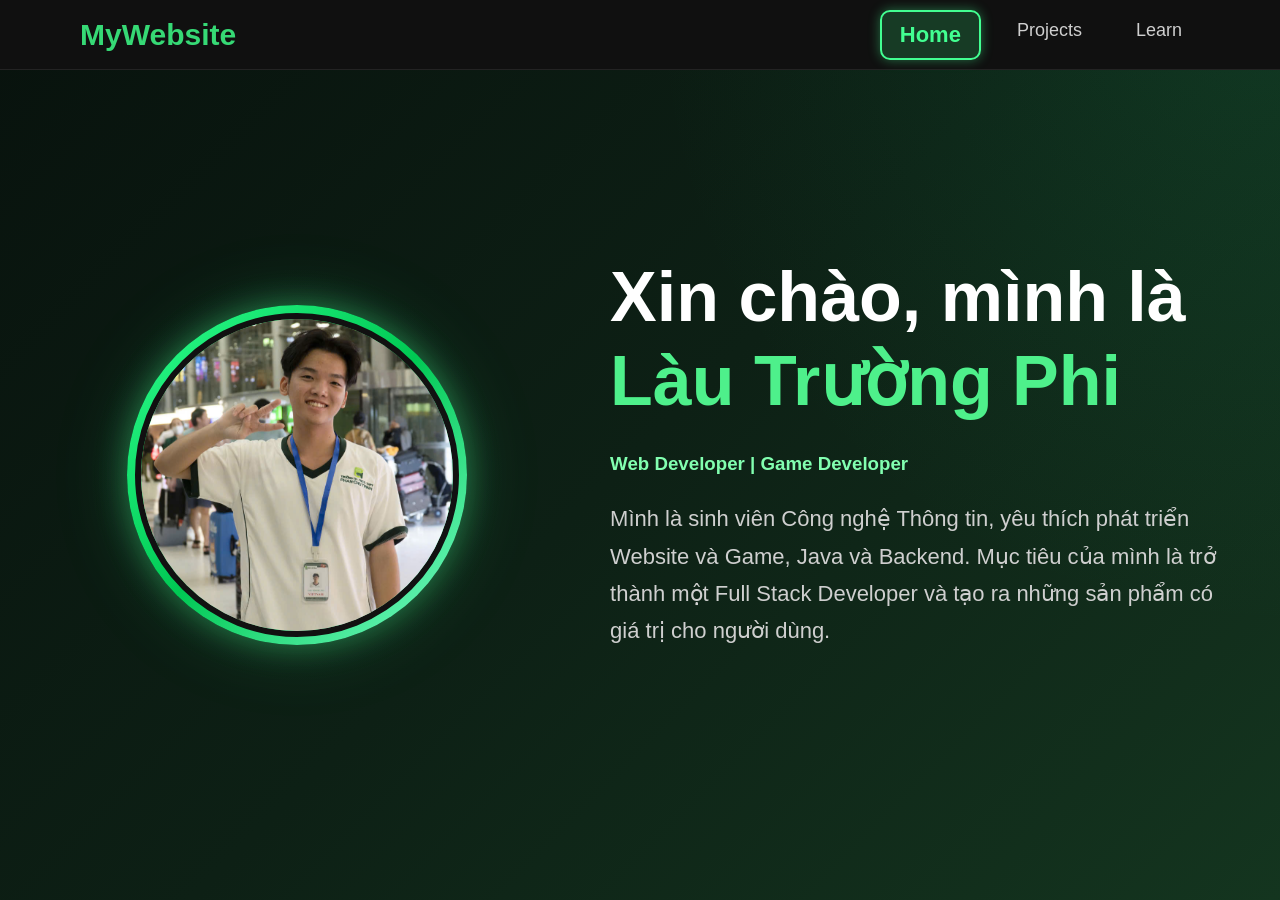
<file: index.html>
<!DOCTYPE html>
<html lang="vi">
<head>
    <meta charset="UTF-8">
    <title>Phi's CV</title>

    <link rel="stylesheet" href="style.css">
    <link href="https://fonts.googleapis.com/css2?family=Nunito:wght@300;400;600;700;800&display=swap" rel="stylesheet">
</head>
<body>

<header>

    <div class="logo">MyWebsite</div>

    <nav>
        <a href="index.html" class="active">Home</a>
        <a href="Projects.html">Projects</a>
        <a href="Learn.html">Learn</a>
    </nav>

</header>

<section class="hero">

    <div class="hero-left">

        <div class="avatar-frame">

            <img src="avatar.jpg" alt="Avatar">

        </div>

    </div>

    <div class="hero-right">

        <h1>
            Xin chào, mình là
            <span>Làu Trường Phi</span>
        </h1>

        <h3>Web Developer | Game Developer</h3>

        <p>
            Mình là sinh viên Công nghệ Thông tin, yêu thích phát triển Website
            và Game, Java và Backend. Mục tiêu của mình là trở thành một Full Stack
            Developer và tạo ra những sản phẩm có giá trị cho người dùng.
        </p>

        

    </div>

</section>


</body>
</html>
</file>
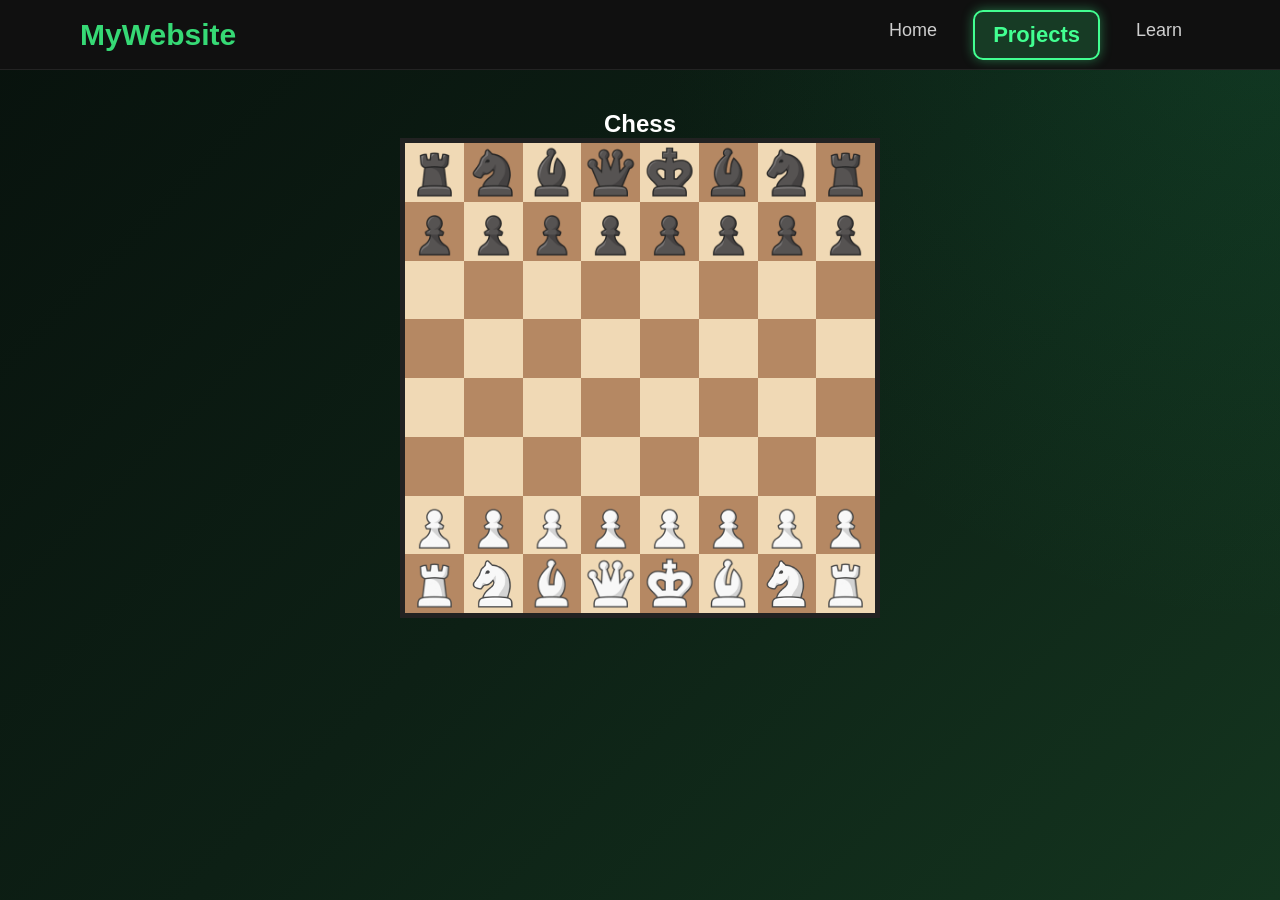
<file: chess.html>
<!DOCTYPE html>
<html lang="vi">
<head>
    <meta charset="UTF-8">
    <title>Chess</title>

    <link rel="stylesheet" href="style.css">
    <link rel="stylesheet" href="chess.css">
</head>
<body>

<header>

    <div class="logo">MyWebsite</div>

    <nav>
        <a href="index.html">Home</a>
        <a href="Projects.html" class="active">Projects</a>
        <a href="Learn.html">Learn</a>
    </nav>

</header>

<section class="chess-container">

    <h1>Chess</h1>

    <div id="board"></div>

</section>

<script src="chess.js"></script>

</body>
</html>
</file>
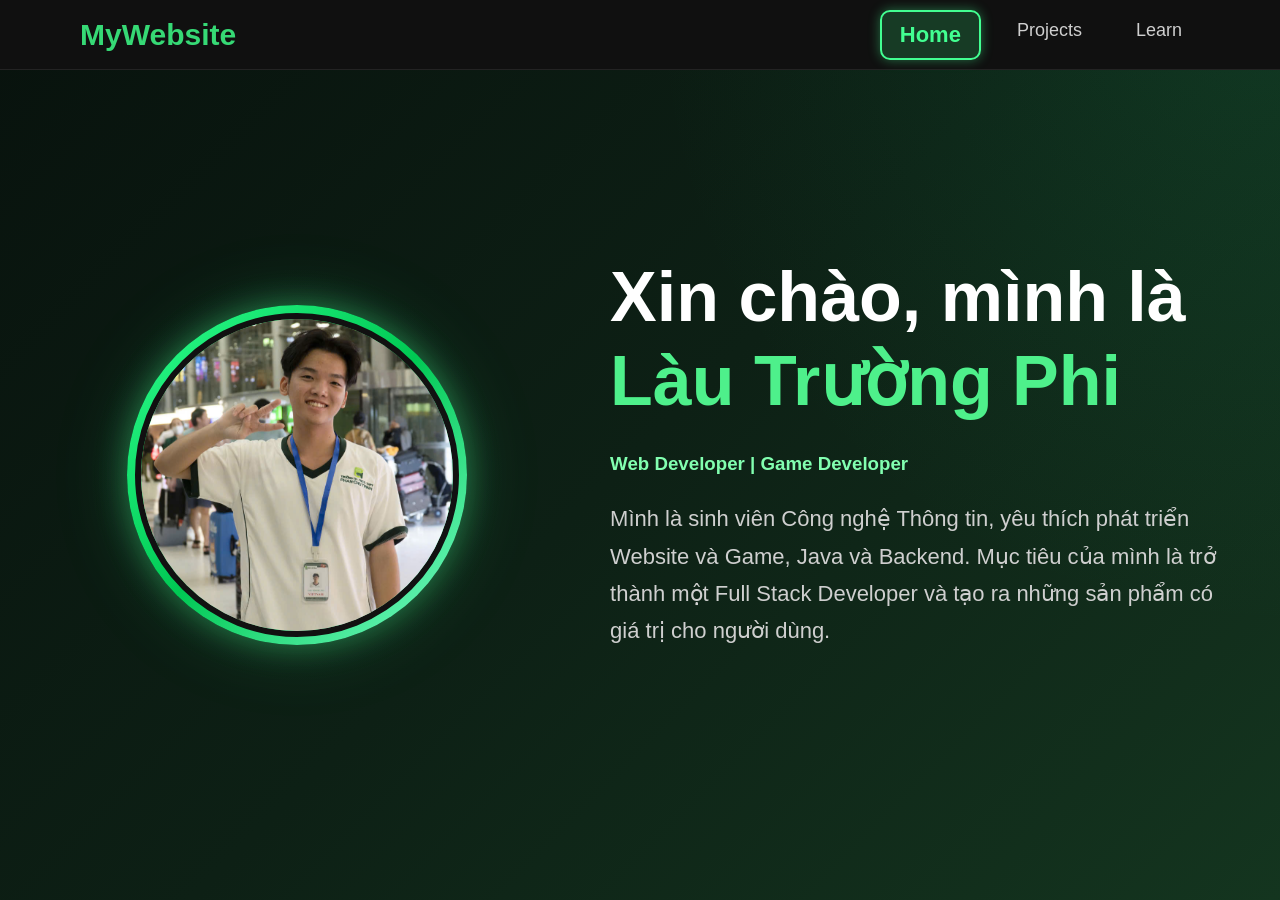
<file: home.html>
<!DOCTYPE html>
<html lang="vi">
<head>
    <meta charset="UTF-8">
    <title>Phi's CV</title>

    <link rel="stylesheet" href="style.css">
    <link href="https://fonts.googleapis.com/css2?family=Nunito:wght@300;400;600;700;800&display=swap" rel="stylesheet">
</head>
<body>

<header>

    <div class="logo">MyWebsite</div>

    <nav>
        <a href="home.html" class="active">Home</a>
        <a href="Projects.html">Projects</a>
        <a href="Learn.html">Learn</a>
    </nav>

</header>

<section class="hero">

    <div class="hero-left">

        <div class="avatar-frame">

            <img src="avatar.jpg" alt="Avatar">

        </div>

    </div>

    <div class="hero-right">

        <h1>
            Xin chào, mình là
            <span>Làu Trường Phi</span>
        </h1>

        <h3>Web Developer | Game Developer</h3>

        <p>
            Mình là sinh viên Công nghệ Thông tin, yêu thích phát triển Website
            và Game, Java và Backend. Mục tiêu của mình là trở thành một Full Stack
            Developer và tạo ra những sản phẩm có giá trị cho người dùng.
        </p>

        

    </div>

</section>


</body>
</html>
</file>
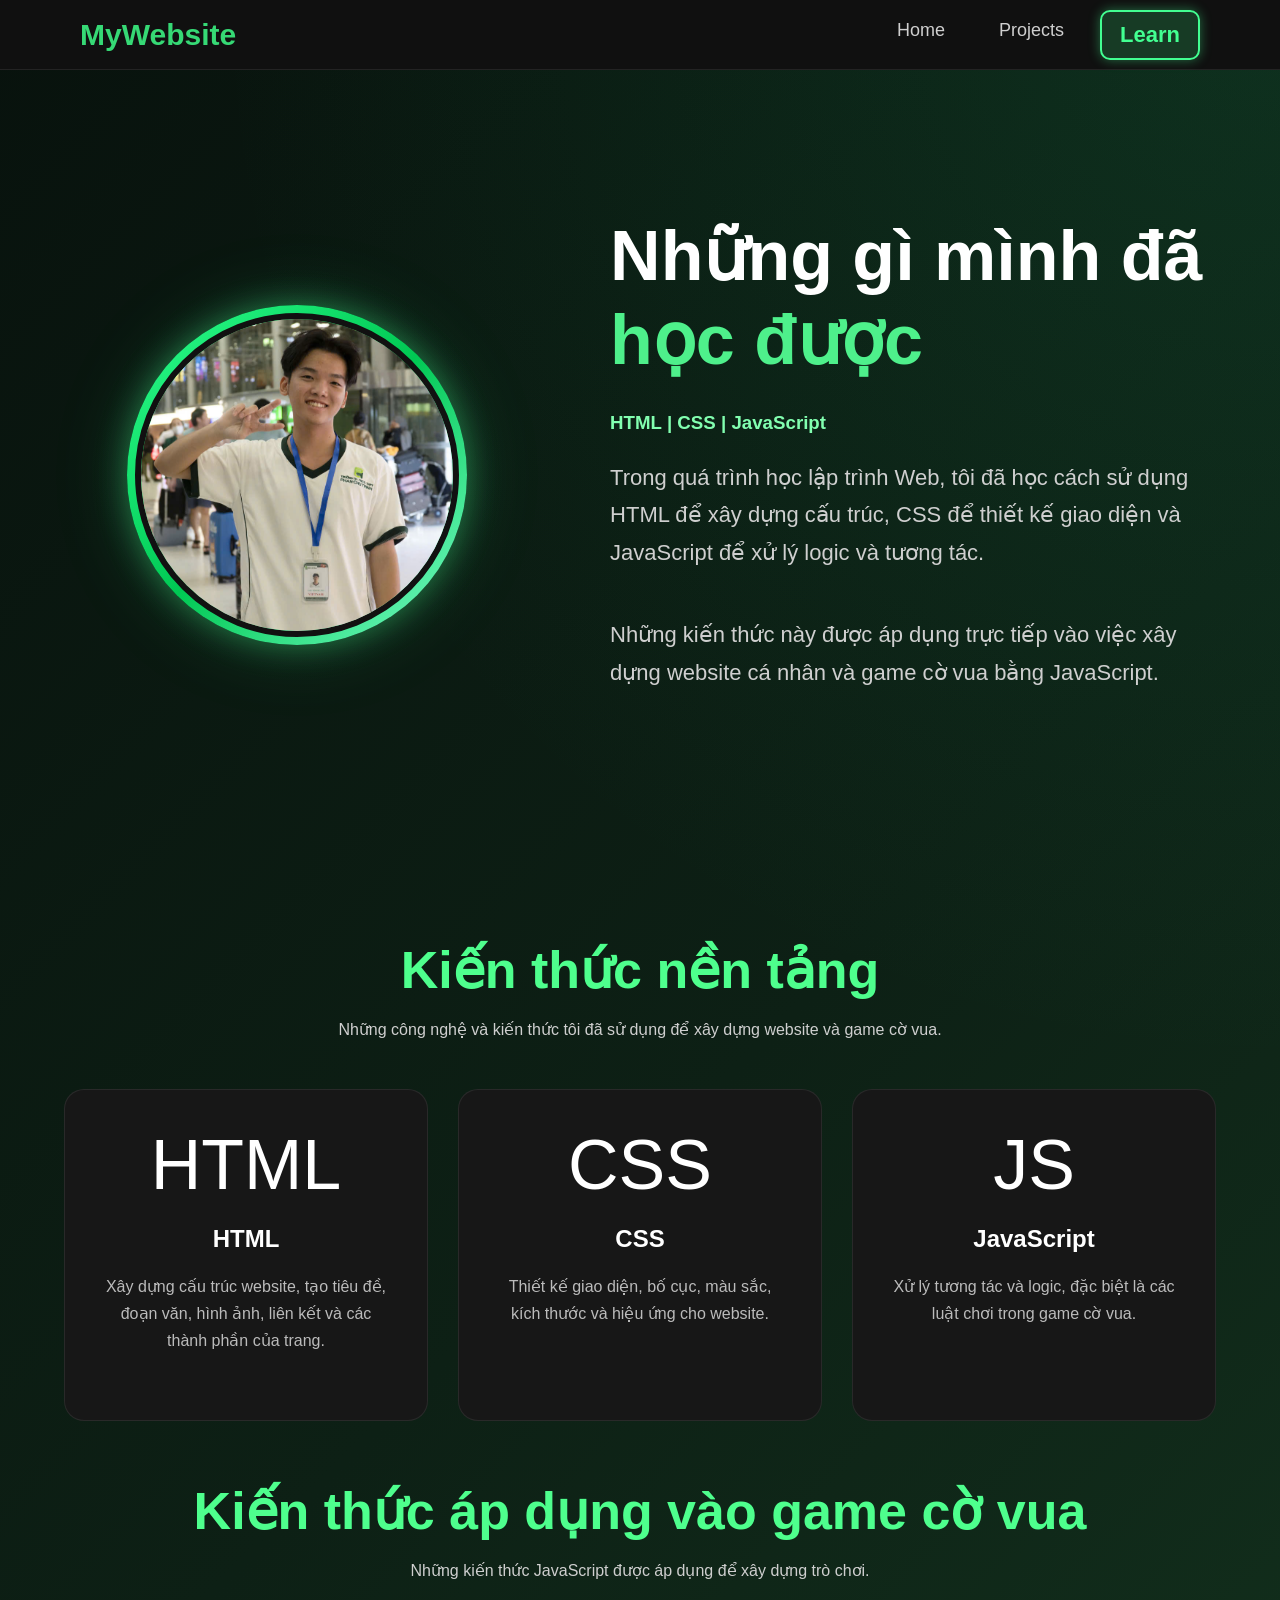
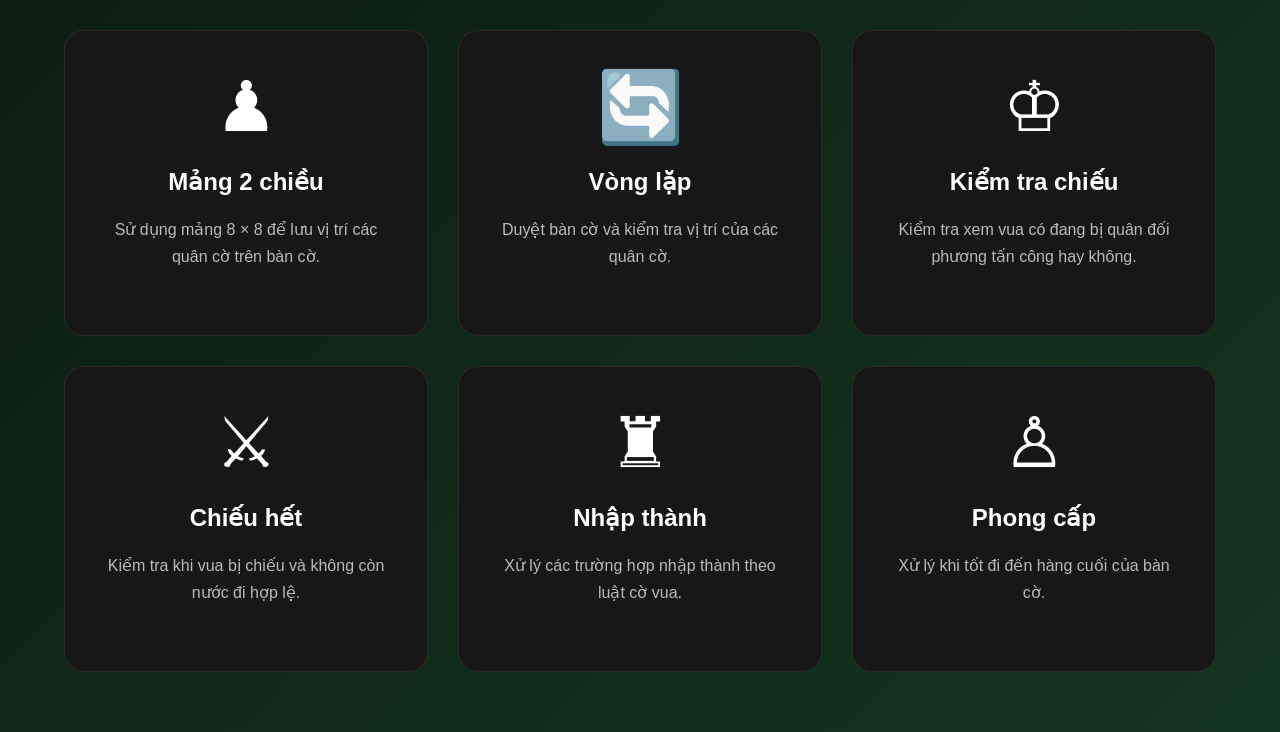
<file: Learn.html>
<!DOCTYPE html>
<html lang="vi">
<head>
    <meta charset="UTF-8">
    <title>Phi's CV</title>

    <link rel="stylesheet" href="style.css">
    <link href="https://fonts.googleapis.com/css2?family=Nunito:wght@300;400;600;700;800&display=swap" rel="stylesheet">
</head>
<body>

<header>

    <div class="logo">MyWebsite</div>

    <nav>
        <a href="index.html">Home</a>
        <a href="Projects.html">Projects</a>
        <a href="Learn.html" class="active">Learn</a>
    </nav>

</header>

<section class="hero">

    <div class="hero-left">

        <div class="avatar-frame">

            <img src="avatar.jpg" alt="Avatar">

        </div>

    </div>

    <div class="hero-right">

        <h1>
            Những gì mình đã
            <span>học được</span>
        </h1>

        <h3>
            HTML | CSS | JavaScript
        </h3>

        <p>
            Trong quá trình học lập trình Web, tôi đã học
            cách sử dụng HTML để xây dựng cấu trúc,
            CSS để thiết kế giao diện và JavaScript
            để xử lý logic và tương tác.
        </p>

        <p>
            Những kiến thức này được áp dụng trực tiếp
            vào việc xây dựng website cá nhân và game
            cờ vua bằng JavaScript.
        </p>

    </div>

</section>

<section class="projects-page">

    <h1>
        Kiến thức nền tảng
    </h1>

    <p>
        Những công nghệ và kiến thức tôi đã sử dụng
        để xây dựng website và game cờ vua.
    </p>

    <div class="project-grid">

        <div class="project-card">

            <div class="icon">
                HTML
            </div>

            <h2>
                HTML
            </h2>

            <p>
                Xây dựng cấu trúc website,
                tạo tiêu đề, đoạn văn, hình ảnh,
                liên kết và các thành phần của trang.
            </p>

        </div>


        <div class="project-card">

            <div class="icon">
                CSS
            </div>

            <h2>
                CSS
            </h2>

            <p>
                Thiết kế giao diện, bố cục,
                màu sắc, kích thước và hiệu ứng
                cho website.
            </p>

        </div>


        <div class="project-card">

            <div class="icon">
                JS
            </div>

            <h2>
                JavaScript
            </h2>

            <p>
                Xử lý tương tác và logic,
                đặc biệt là các luật chơi
                trong game cờ vua.
            </p>

        </div>

    </div>

</section>

<section class="projects-page">

    <h1>
        Kiến thức áp dụng vào game cờ vua
    </h1>

    <p>
        Những kiến thức JavaScript được áp dụng
        để xây dựng trò chơi.
    </p>

    <div class="project-grid">

        <div class="project-card">

            <div class="icon">♟</div>

            <h2>
                Mảng 2 chiều
            </h2>

            <p>
                Sử dụng mảng 8 × 8 để lưu vị trí
                các quân cờ trên bàn cờ.
            </p>

        </div>

        <div class="project-card">

            <div class="icon">🔄</div>

            <h2>
                Vòng lặp
            </h2>

            <p>
                Duyệt bàn cờ và kiểm tra vị trí
                của các quân cờ.
            </p>

        </div>


        <div class="project-card">

            <div class="icon">♔</div>

            <h2>
                Kiểm tra chiếu
            </h2>

            <p>
                Kiểm tra xem vua có đang bị
                quân đối phương tấn công hay không.
            </p>

        </div>


        <div class="project-card">

            <div class="icon">⚔</div>

            <h2>
                Chiếu hết
            </h2>

            <p>
                Kiểm tra khi vua bị chiếu và
                không còn nước đi hợp lệ.
            </p>

        </div>


        <div class="project-card">

            <div class="icon">♜</div>

            <h2>
                Nhập thành
            </h2>

            <p>
                Xử lý các trường hợp nhập thành
                theo luật cờ vua.
            </p>

        </div>


        <div class="project-card">

            <div class="icon">♙</div>

            <h2>
                Phong cấp
            </h2>

            <p>
                Xử lý khi tốt đi đến hàng cuối
                của bàn cờ.
            </p>

        </div>

    </div>

</section>

</body>
</html>
</file>
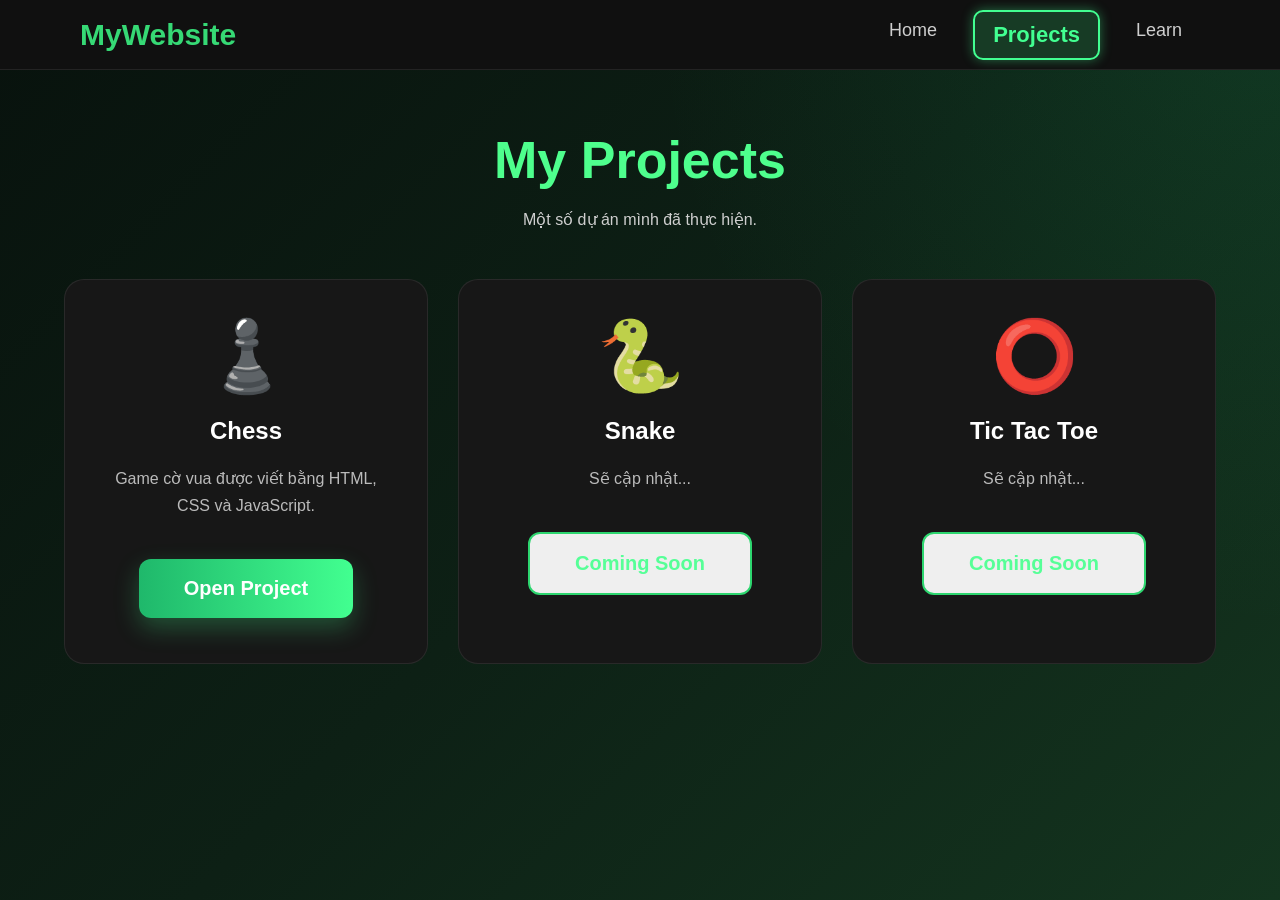
<file: Projects.html>
<!DOCTYPE html>
<html lang="vi">
<head>
    <meta charset="UTF-8">
    <title>Phi's CV</title>

    <link rel="stylesheet" href="style.css">
    <link href="https://fonts.googleapis.com/css2?family=Nunito:wght@300;400;600;700;800&display=swap" rel="stylesheet">
</head>
<body>

<header>

    <div class="logo">MyWebsite</div>

    <nav>
        <a href="index.html">Home</a>
        <a href="Projects.html" class="active">Projects</a>
        <a href="Learn.html">Learn</a>
    </nav>

</header>

<section class="projects-page">

    <h1>My Projects</h1>
    <p>Một số dự án mình đã thực hiện.</p>

    <div class="project-grid">

        <div class="project-card">
            <div class="icon">♟️</div>

            <h2>Chess</h2>

            <p>
                Game cờ vua được viết bằng HTML, CSS và JavaScript.
            </p>

            <a href="chess.html" class="btn btn-primary">
                Open Project
            </a>
        </div>

        <div class="project-card">

            <div class="icon">🐍</div>

            <h2>Snake</h2>

            <p>
                Sẽ cập nhật...
            </p>

            <button class="btn btn-outline">
                Coming Soon
            </button>

        </div>

        <div class="project-card">

            <div class="icon">⭕</div>

            <h2>Tic Tac Toe</h2>

            <p>
                Sẽ cập nhật...
            </p>

            <button class="btn btn-outline">
                Coming Soon
            </button>

        </div>

    </div>

</section>

</body>
</html>
</file>
<file: style.css>
/* Reset */
*{
    margin:0;
    padding:0;
    box-sizing:border-box;
    font-family:"Inter",sans-serif;
}

/* Background */
body{
    min-height:100vh;
    background:
    radial-gradient(circle at top right,#1fb86b22 0%,transparent 40%),
    linear-gradient(135deg,#08120d,#0d2015,#14351f);
    color:white;
}

/* Thanh menu */
header{
    width:100%;
    height:70px;
    background:#101010;
    display:flex;
    justify-content:space-between;
    align-items:center;
    padding:0 80px;
    border-bottom:1px solid rgba(255,255,255,.08);
}

.logo{
    font-size:30px;
    font-weight:bold;
    color:#36d975;
}

nav{
    display:flex;
    gap:18px;
}

nav a{
    text-decoration:none;
    color:#cfcfcf;
    padding:10px 18px;
    border-radius:10px;
    transition:.3s;
    font-size:18px;
}

/* Hover */

nav a:hover{
    color:white;
    background:rgba(57,255,136,.15);
}

/* Trang hiện tại */

nav a.active{

    color:#42ff91;

    font-size:22px;

    font-weight:bold;

    background:rgba(57,255,136,.18);

    border:2px solid #42ff91;

    box-shadow:
        0 0 12px rgba(66,255,145,.4);

    pointer-events:none;

    cursor:default;

}

/* Hero */
.hero{

    width:90%;
    max-width:1200px;
    margin:auto;
    min-height:90vh;

    display:flex;
    justify-content:space-between;
    align-items:center;

    gap:80px;

}

.hero-left{

    flex:1;
    display:flex;
    justify-content:center;
    align-items:center;

}

.hero-right{

    flex:1.3;

}

.hero-right h1{

    font-size:65px;
    margin-bottom:10px;

}

.hero-right h1 span{

    color:#47ff83;

}

.hero-right h3{

    color:#82ffb0;
    margin-bottom:25px;
    font-weight:600;

}

.hero-right p{

    font-size:20px;
    line-height:1.8;
    color:#dddddd;
    margin-bottom:35px;

}

.hero-btn{

    display:flex;
    gap:20px;

}

.hero-content{
    width:900px;
}

.hero h1{
    font-size:70px;
    line-height:1.2;
    font-weight:800;
    margin-bottom:30px;
}

.hero h1 span{
    color:#4ef08b;
}

.hero p{
    color:#cfcfcf;
    font-size:22px;
    line-height:1.7;
    margin-bottom:45px;
}

/* Button */
.btn{
    display:inline-block;
    padding:18px 45px;
    border-radius:12px;
    text-decoration:none;
    font-size:20px;
    font-weight:bold;
    transition:.3s;
    margin:10px;
}

/* Button xanh */
.btn-primary{
    background:linear-gradient(90deg,#1fb86b,#42ff90);
    color:white;
    box-shadow:0 10px 25px rgba(66,255,144,.25);
}

.btn-primary:hover{
    transform:translateY(-4px);
}

/* Button viền */
.btn-outline{
    border:2px solid #2dd66f;
    color:#56ff97;
}

.btn-outline:hover{
    background:#2dd66f;
    color:white;
}

/* Avatar */
.avatar-frame{

    width:340px;
    height:340px;
    position:relative;
    border-radius:50%;

    padding:8px;

    background:linear-gradient(
        135deg,
        #2dff8d,
        #00c853,
        #7cffcb
    );

    box-shadow:
        0 0 30px rgba(72,255,148,.35),
        0 0 80px rgba(72,255,148,.15);

    animation:float 3s ease-in-out infinite;

}
.avatar-frame::before{

    content:"";

    position:absolute;

    width:420px;
    height:420px;

    border-radius:50%;

    background:radial-gradient(
        rgba(60,255,150,.15),
        transparent 70%
    );

    top:50%;
    left:50%;

    transform:translate(-50%,-50%);

    z-index:-1;

}

.avatar-frame img{

    width:100%;
    height:100%;

    border-radius:50%;

    object-fit:cover;

    border:6px solid #111;

}

/* Card */
.card{
    width:850px;
    margin:70px auto;
    background:white;
    color:#333;
    padding:40px;
    border-radius:20px;
    box-shadow:0 15px 35px rgba(0,0,0,.35);
}

.card h2{
    color:#22a856;
    margin-bottom:20px;
}

.card p{
    line-height:1.8;
}

/* Input */
input{
    width:100%;
    padding:15px;
    margin:10px 0;
    border:none;
    border-radius:10px;
    background:#f5f5f5;
    font-size:16px;
}

input:focus{
    outline:none;
    box-shadow:0 0 10px rgba(57,230,118,.4);
}

/* Form */
form{
    display:flex;
    flex-direction:column;
}

/* Responsive */
@media(max-width:900px){

header{
    padding:20px;
}

.hero h1{
    font-size:45px;
}

.card{
    width:90%;
}

}
@keyframes float{

    0%{
        transform:translateY(0px);
    }

    50%{
        transform:translateY(-12px);
    }

    100%{
        transform:translateY(0px);
    }

}

/* 
   PROJECTS PAGE
 */

.projects-page{

    width:90%;
    max-width:1200px;

    margin:60px auto;

    text-align:center;

}

.projects-page h1{

    font-size:52px;

    color:#4eff8d;

}

.projects-page p{

    color:#cfcfcf;

    margin:20px 0 50px;

}

.project-grid{

    display:grid;

    grid-template-columns:repeat(auto-fit,minmax(280px,1fr));

    gap:30px;

}

.project-card{

    background: #171717;

    border:1px solid rgba(255,255,255,.08);

    border-radius:20px;

    padding:35px;

    transition:.3s;

}

.project-card:hover{

    transform:translateY(-8px);

    box-shadow:0 0 25px rgba(60,255,150,.18);

}

.project-card .icon{

    font-size:70px;

    margin-bottom:20px;

}

.project-card h2{

    color:white;

    margin-bottom:15px;

}

.project-card p{

    color:#bbbbbb;

    line-height:1.7;

    margin-bottom:30px;

}
</file>
<file: chess.css>
.chess-container{

    display:flex;
    flex-direction:column;
    align-items:center;

    margin-top:40px;

}

#board{

    width:480px;
    height:480px;

    display:grid;

    grid-template-columns:repeat(8,1fr);
    grid-template-rows:repeat(8,1fr);

    border:5px solid #222;

}

.square{
    position:relative;
    display:flex;

    justify-content:center;
    align-items:center;

    font-size:48px;

    user-select:none;

}
.light{

    background:#f0d9b5;

}
.dark{

    background:#b58863;

}
.piece{

    width:100%;

    height:100%;

    object-fit:contain;

    pointer-events:none;

    user-select:none;

}
.move-dot{

    width:18px;
    height:18px;

    background:rgba(0,0,0,.35);

    border-radius:50%;

    position:absolute;

    top:50%;
    left:50%;

    transform:translate(-50%,-50%);

    pointer-events:none;

}
.capture-dot{

    position:absolute;

    width:80%;
    height:80%;

    border-radius:50%;

    border:6px solid rgba(0,0,0,.25);

    top:50%;
    left:50%;

    transform:translate(-50%,-50%);

    pointer-events:none;

}
.selected{

    box-shadow:
        inset 0 0 0 2px #00ff66,
        0 0 20px rgba(0,255,100,.5);

}
</file>
